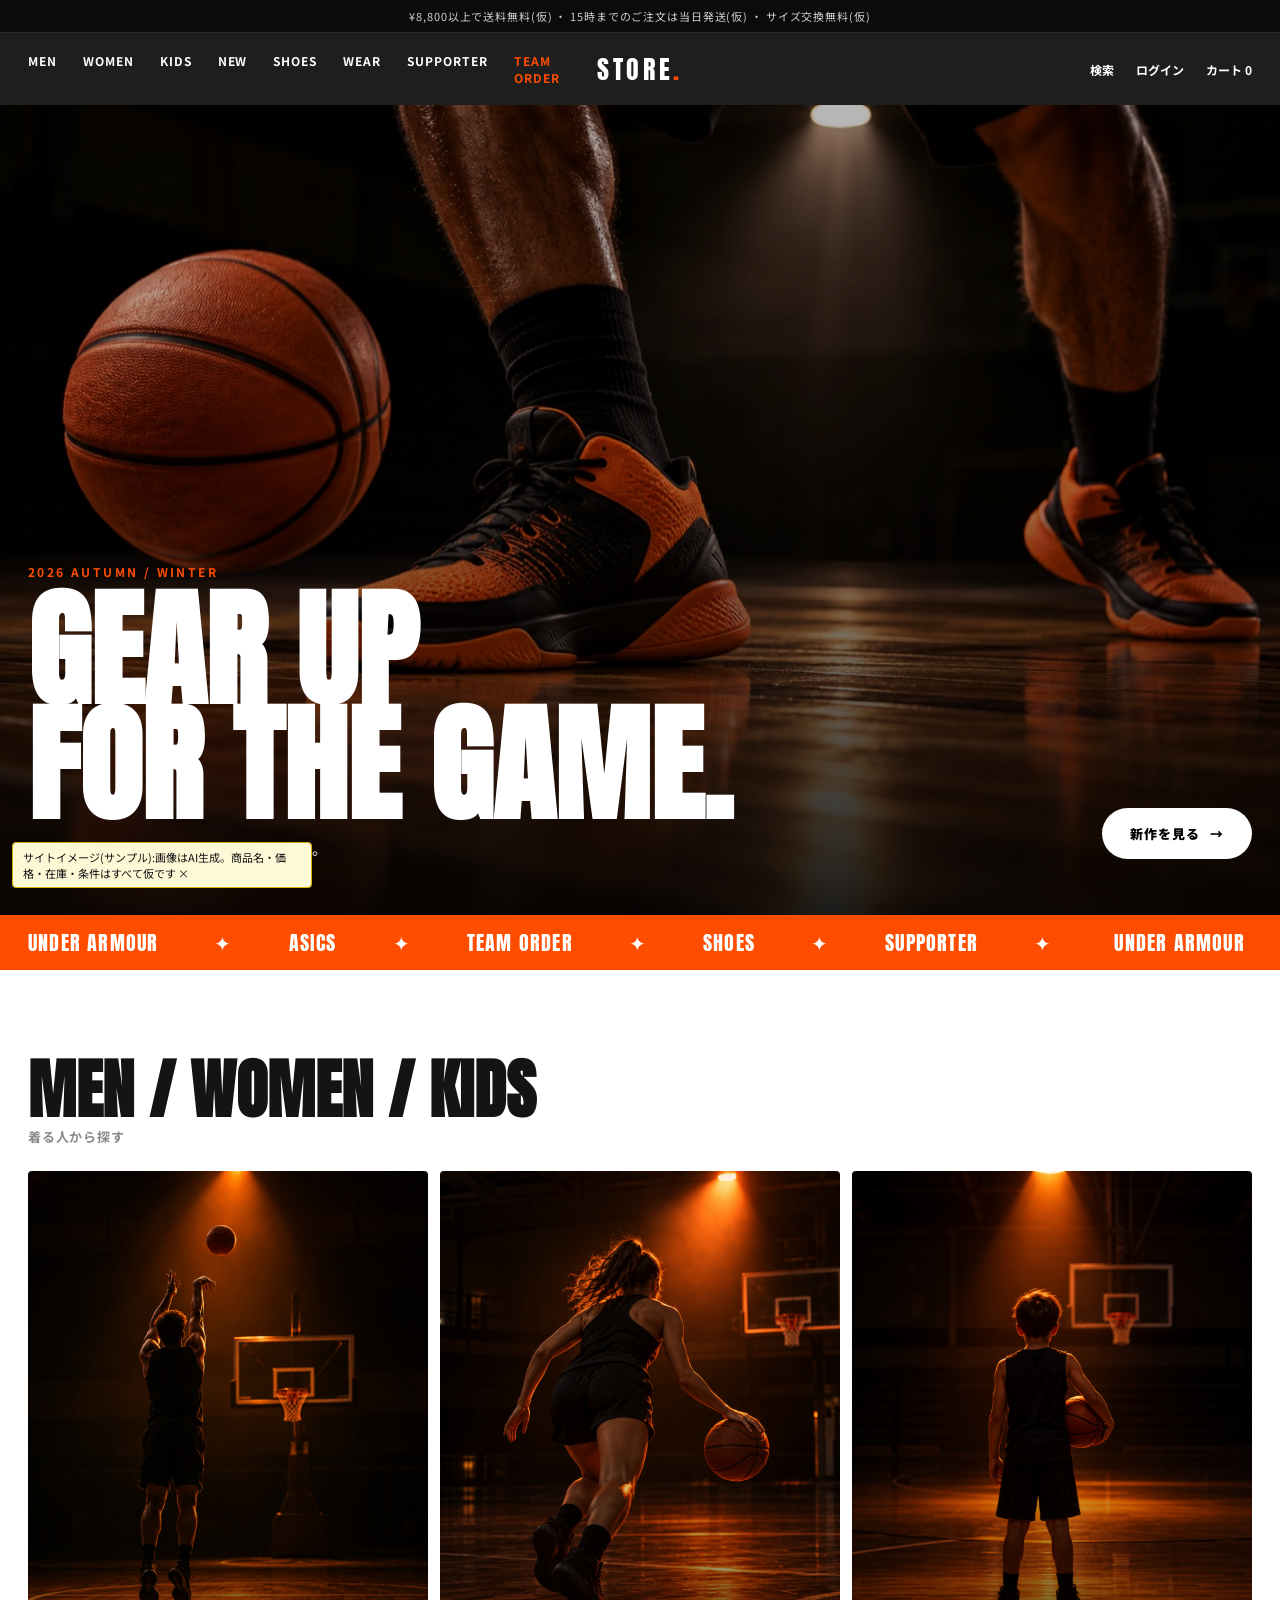
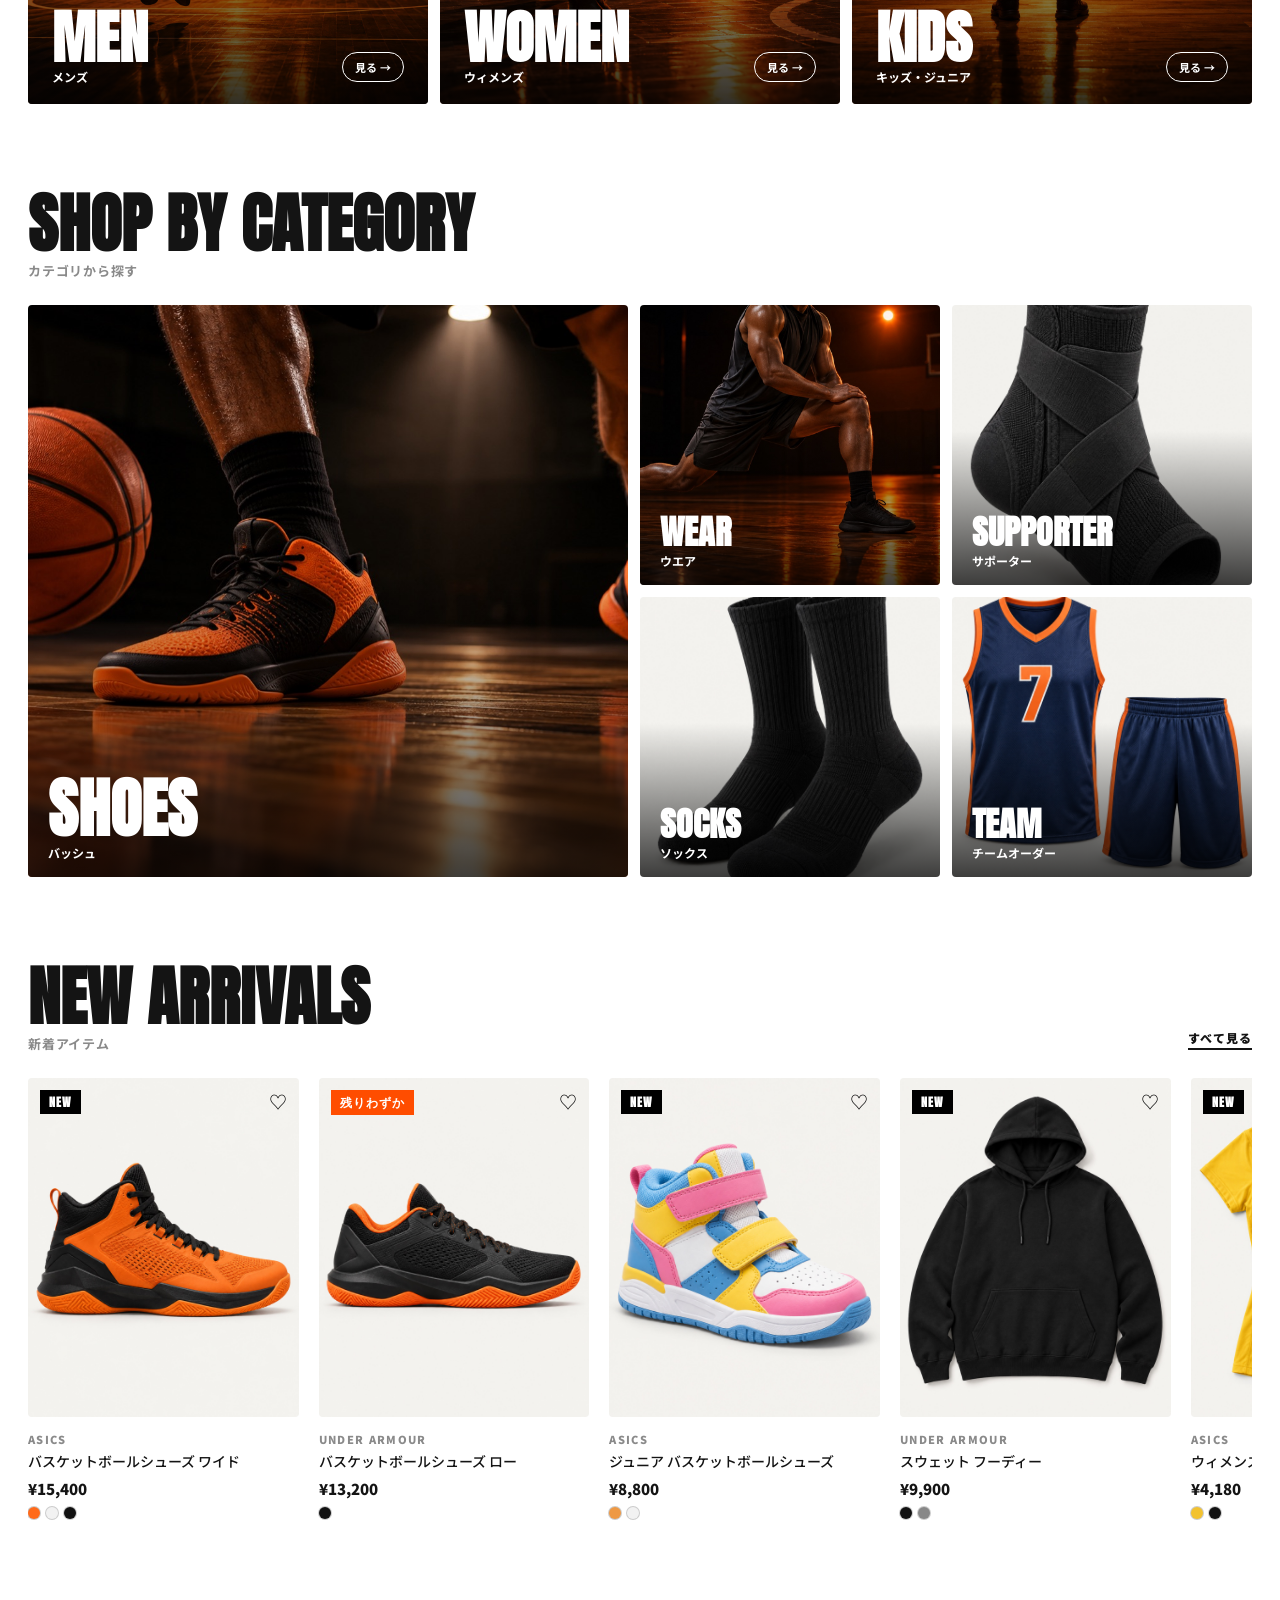
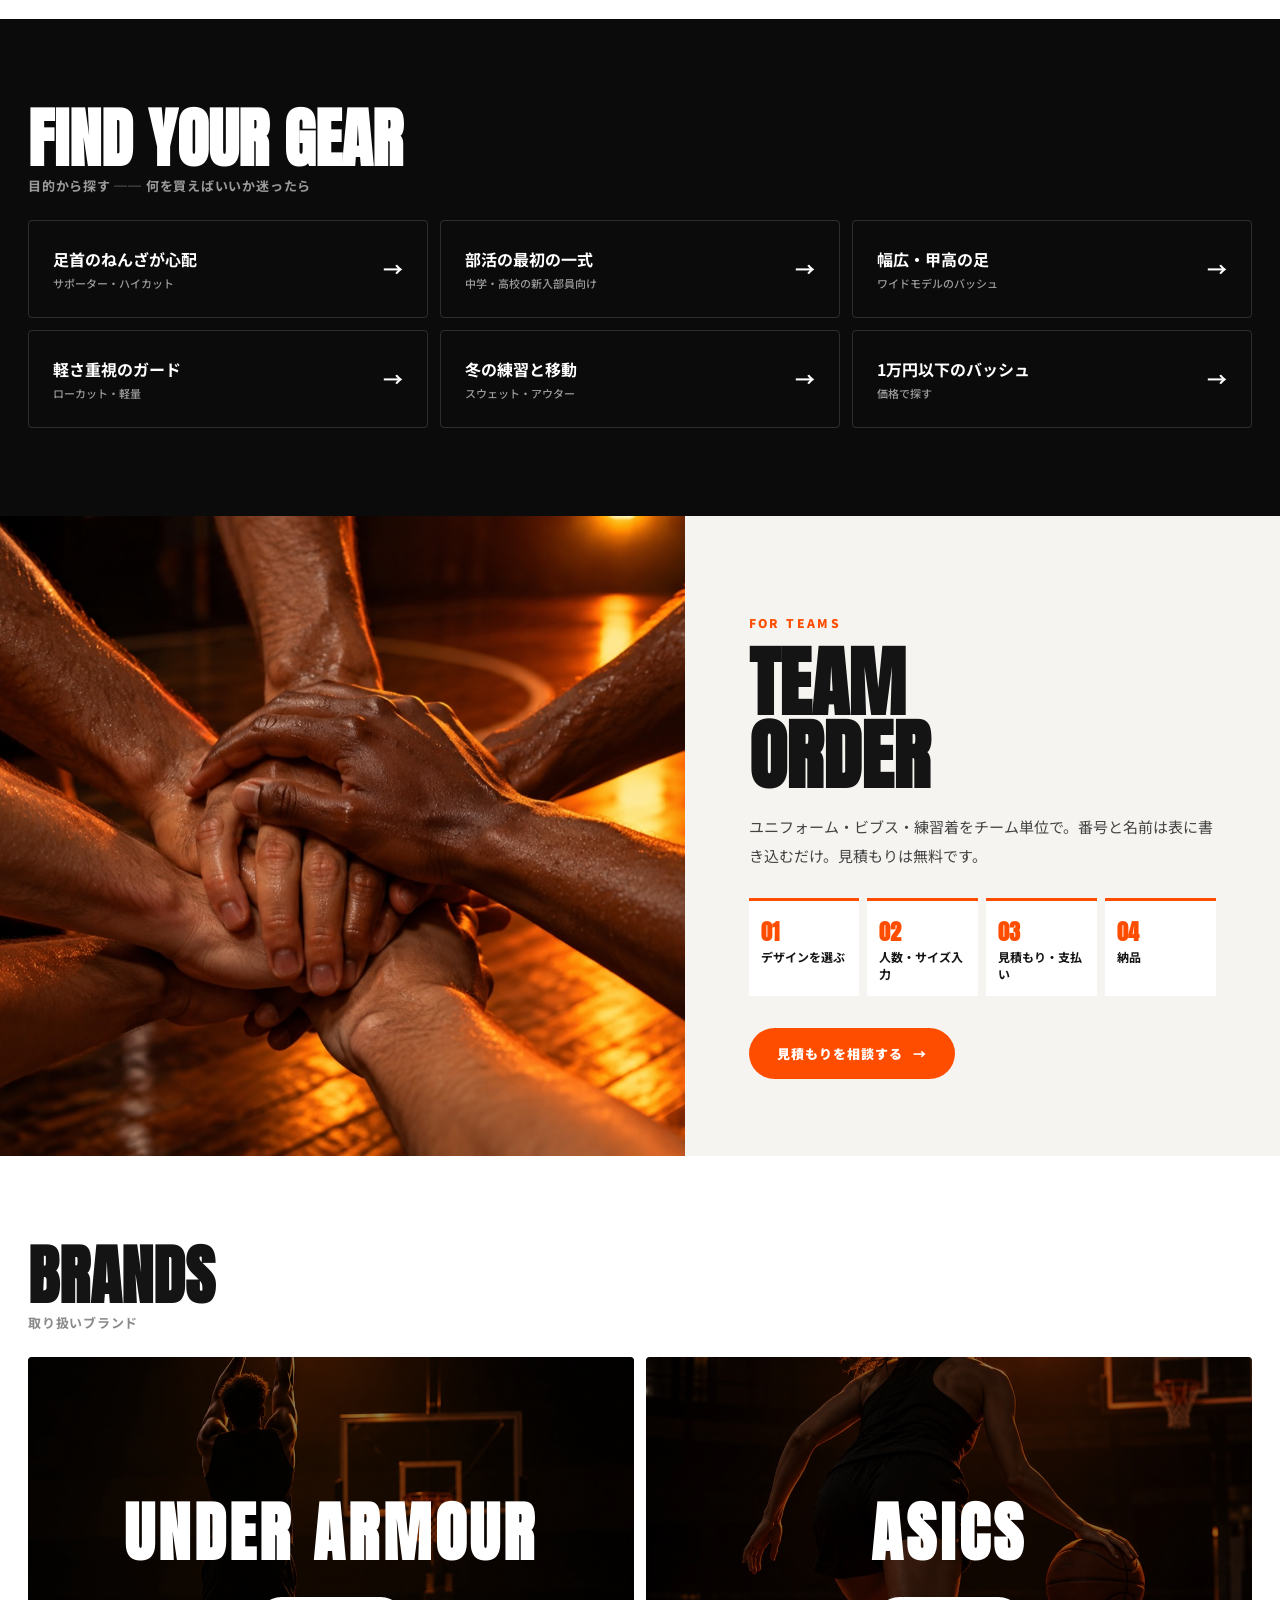
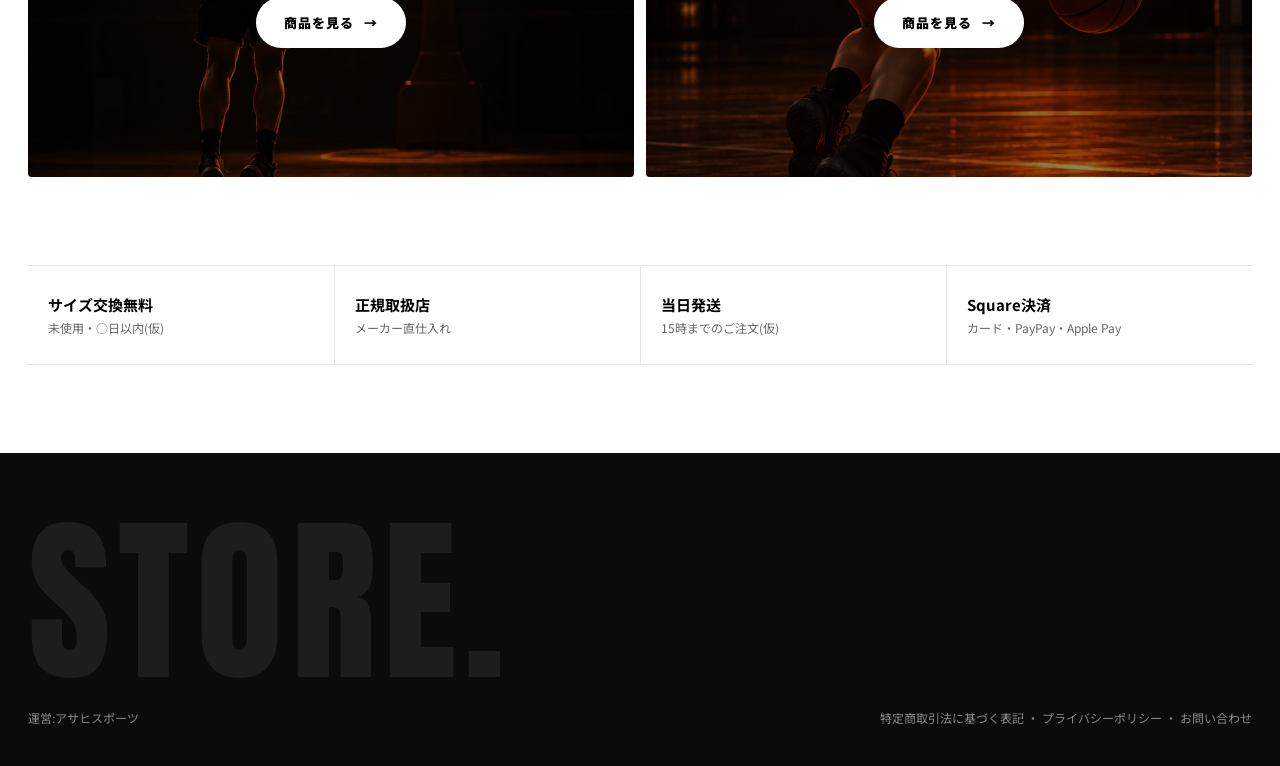
<file: index.html>
<!doctype html>
<html lang="ja">
<head>
<meta charset="utf-8">
<meta name="viewport" content="width=device-width,initial-scale=1">
<meta name="robots" content="noindex,nofollow">
<title>STORE. サイトイメージ</title>
<link rel="preconnect" href="https://fonts.googleapis.com">
<link href="https://fonts.googleapis.com/css2?family=Anton&family=Noto+Sans+JP:wght@400;500;700;900&display=swap" rel="stylesheet">
<link rel="stylesheet" href="common.css">
<style>
:root{--bk:#0b0b0b;--ink:#141414;--wh:#fff;--off:#f5f4f0;--sub:#8a8a8a;--ac:#ff4d00;--ln:rgba(255,255,255,.14)}
*{box-sizing:border-box;margin:0;padding:0}
body{font-family:"Noto Sans JP",sans-serif;color:var(--ink);background:var(--wh);-webkit-font-smoothing:antialiased}
a{color:inherit;text-decoration:none}
img{display:block;width:100%;height:100%;object-fit:cover}
.en{font-family:Anton,sans-serif;letter-spacing:.02em;text-transform:uppercase}

.ann{background:var(--bk);color:#cfcfcf;font-size:11px;letter-spacing:.08em;text-align:center;padding:8px 16px;border-bottom:1px solid var(--ln)}
header{position:sticky;top:0;z-index:20;background:rgba(11,11,11,.92);backdrop-filter:blur(10px);color:#fff}
.hd{max-width:1440px;margin:auto;display:grid;grid-template-columns:1fr auto 1fr;align-items:center;padding:16px 28px}
.hd nav{display:flex;gap:26px;font-size:12px;font-weight:700;letter-spacing:.08em}
.hd nav a:hover{color:var(--ac)}
.logo{font-family:Anton;font-size:26px;letter-spacing:.14em}
.logo i{color:var(--ac);font-style:normal}
.ic{display:flex;justify-content:flex-end;gap:22px;font-size:12px;font-weight:700}
.menu{display:none}

.hero{position:relative;height:calc(100vh - 90px);min-height:560px;background:#000;color:#fff;overflow:hidden}
.hero img{opacity:.72;object-position:center 30%}
.hero:after{content:"";position:absolute;inset:0;background:linear-gradient(180deg,rgba(0,0,0,0) 40%,rgba(0,0,0,.85))}
.hc{position:absolute;left:0;right:0;bottom:0;z-index:2;max-width:1440px;margin:auto;padding:0 28px 56px;display:flex;justify-content:space-between;align-items:flex-end;gap:24px}
.hc .kick{font-size:12px;font-weight:700;letter-spacing:.2em;color:var(--ac);margin-bottom:12px}
.hc h1{font-family:Anton;font-size:clamp(56px,10vw,150px);line-height:.9;text-transform:uppercase}
.hc p{font-size:15px;font-weight:500;margin-top:16px;color:#ddd}
.cta{display:inline-flex;align-items:center;gap:10px;background:#fff;color:#000;font-weight:900;font-size:13px;letter-spacing:.08em;padding:16px 28px;border-radius:999px;white-space:nowrap}
.cta:after{content:"→"}
.cta.ac{background:var(--ac);color:#fff}

.ticker{background:var(--ac);color:#fff;overflow:hidden;white-space:nowrap;padding:12px 0}
.ticker div{display:inline-block;animation:tk 28s linear infinite;font-family:Anton;font-size:20px;letter-spacing:.06em}
.ticker span{margin:0 28px}
@keyframes tk{to{transform:translateX(-50%)}}

.sec{max-width:1440px;margin:auto;padding:88px 28px}
.sh{display:flex;justify-content:space-between;align-items:flex-end;margin-bottom:28px;gap:16px}
.sh h2{font-family:Anton;font-size:clamp(36px,5vw,64px);line-height:1;text-transform:uppercase}
.sh h2 small{display:block;font-family:"Noto Sans JP";font-size:13px;font-weight:700;color:var(--sub);letter-spacing:.06em;margin-top:8px;text-transform:none}
.more{font-size:12px;font-weight:900;letter-spacing:.08em;border-bottom:2px solid currentColor;padding-bottom:2px}

.gen{display:grid;grid-template-columns:repeat(3,1fr);gap:12px}
.gn{position:relative;aspect-ratio:3/4;border-radius:4px;overflow:hidden;color:#fff;background:#222}
.gn img{transition:transform .6s}
.gn:hover img{transform:scale(1.05)}
.gn:after{content:"";position:absolute;inset:0;background:linear-gradient(180deg,transparent 50%,rgba(0,0,0,.8))}
.gn div{position:absolute;left:24px;right:24px;bottom:22px;z-index:2;display:flex;justify-content:space-between;align-items:flex-end}
.gn b{font-family:Anton;font-size:clamp(40px,4.5vw,64px);line-height:.9;text-transform:uppercase}
.gn b small{display:block;font-family:"Noto Sans JP";font-size:12px;font-weight:700;margin-top:8px}
.gn span{font-size:11px;font-weight:700;border:1px solid #fff;border-radius:999px;padding:6px 12px;white-space:nowrap}
.cats{display:grid;grid-template-columns:2fr 1fr 1fr;grid-template-rows:280px 280px;gap:12px}
.cat{position:relative;overflow:hidden;border-radius:4px;background:#222;color:#fff}
.cat img{transition:transform .6s}
.cat:hover img{transform:scale(1.05)}
.cat:after{content:"";position:absolute;inset:0;background:linear-gradient(180deg,transparent 45%,rgba(0,0,0,.75))}
.cat b{position:absolute;left:20px;bottom:18px;z-index:2;font-family:Anton;font-size:34px;line-height:1;text-transform:uppercase}
.cat b small{display:block;font-family:"Noto Sans JP";font-size:12px;font-weight:700;margin-top:6px}
.cat.big{grid-row:1/3}
.cat.big b{font-size:64px}

.rail{display:grid;grid-auto-flow:column;grid-auto-columns:calc((100% - 60px)/4.3);gap:20px;overflow-x:auto;scroll-snap-type:x mandatory;padding-bottom:12px;scrollbar-width:none}
.p{scroll-snap-align:start}
.pi{position:relative;aspect-ratio:4/5;background:var(--off);border-radius:4px;overflow:hidden}
.pi img{transition:transform .5s}
.p:hover .pi img{transform:scale(1.04)}
.badge{position:absolute;top:12px;left:12px;background:#000;color:#fff;font-family:Anton;font-size:12px;letter-spacing:.08em;padding:3px 9px}
.badge.hot{background:var(--ac)}
.fav{position:absolute;top:10px;right:12px;font-size:18px;color:#000}
.pb{font-size:11px;font-weight:900;letter-spacing:.12em;color:var(--sub);margin-top:14px}
.pn{font-size:14px;font-weight:500;margin-top:4px;line-height:1.5}
.pp{font-size:15px;font-weight:900;margin-top:6px}
.sw{display:flex;gap:6px;margin-top:8px}
.sw i{width:12px;height:12px;border-radius:50%;box-shadow:0 0 0 1px #ccc}

.need{background:var(--bk);color:#fff}
.need .sh h2 small{color:#9a9a9a}
.chips{display:grid;grid-template-columns:repeat(3,1fr);gap:12px}
.chip{border:1px solid var(--ln);border-radius:4px;padding:26px 24px;display:flex;justify-content:space-between;align-items:center;font-weight:700;font-size:16px;transition:.2s}
.chip:hover{background:var(--ac);border-color:var(--ac)}
.chip span{font-size:11px;color:#9a9a9a;font-weight:500;display:block;margin-top:4px}
.chip:hover span{color:#fff}
.chip:after{content:"→";font-size:20px}

.team{display:grid;grid-template-columns:1.15fr 1fr;min-height:640px;background:var(--off)}
.team .ph{position:relative}
.team .tx{padding:72px 64px;display:flex;flex-direction:column;justify-content:center}
.team h2{font-family:Anton;font-size:clamp(44px,6vw,88px);line-height:.95;text-transform:uppercase}
.team p{font-size:15px;line-height:1.9;margin:20px 0 28px;color:#444}
.flow{display:grid;grid-template-columns:repeat(4,1fr);gap:8px;margin-bottom:32px}
.flow div{background:#fff;padding:14px 12px;font-size:12px;font-weight:700;border-top:3px solid var(--ac)}
.flow b{display:block;font-family:Anton;font-size:22px;color:var(--ac)}

.brands{display:grid;grid-template-columns:1fr 1fr;gap:12px}
.br{position:relative;height:420px;border-radius:4px;overflow:hidden;color:#fff}
.br:after{content:"";position:absolute;inset:0;background:rgba(0,0,0,.45)}
.br div{position:absolute;inset:0;z-index:2;display:flex;flex-direction:column;justify-content:center;align-items:center;gap:16px}
.br b{font-family:Anton;font-size:clamp(36px,5vw,64px);letter-spacing:.06em}

.trust{display:grid;grid-template-columns:repeat(4,1fr);border-top:1px solid #e6e6e6;border-bottom:1px solid #e6e6e6}
.trust div{padding:28px 20px;font-size:12px;color:#666;border-left:1px solid #e6e6e6}
.trust div:first-child{border-left:0}
.trust b{display:block;font-size:15px;color:#000;margin-bottom:4px}

footer{background:var(--bk);color:#888;padding:72px 28px 40px}
.fl{font-family:Anton;font-size:clamp(64px,14vw,200px);color:#1d1d1d;line-height:.85;letter-spacing:.04em}
.fi{display:flex;justify-content:space-between;flex-wrap:wrap;gap:16px;font-size:12px;margin-top:32px}
.note{position:fixed;left:12px;bottom:12px;z-index:50;background:#fff8d6;border:1px solid #d4b200;font-size:11px;padding:6px 10px;border-radius:4px;max-width:300px}

@media(max-width:900px){
 .hd{grid-template-columns:auto 1fr auto;padding:14px 16px}
 .hd nav{display:none}.menu{display:block;font-size:20px}
 .logo{font-size:22px;text-align:center}
 .ic span.t{display:none}
 .hero{height:78vh;min-height:520px}
 .hc{flex-direction:column;align-items:flex-start;padding:0 16px 32px}
 .sec{padding:56px 16px}
 .gen{grid-template-columns:1fr 1fr}.gn{aspect-ratio:4/5}.gn:first-child{grid-column:1/3;aspect-ratio:16/10}.gn span{display:none}
 .cats{grid-template-columns:1fr 1fr;grid-template-rows:auto}
 .cat{height:200px}.cat.big{grid-column:1/3;grid-row:auto;height:300px}.cat.big b{font-size:44px}.cat b{font-size:24px}
 .rail{grid-auto-columns:62%;gap:12px}
 .chips{grid-template-columns:1fr}
 .team{grid-template-columns:1fr}.team .ph{height:320px}.team .tx{padding:40px 16px}
 .flow{grid-template-columns:1fr 1fr}
 .brands{grid-template-columns:1fr}.br{height:240px}
 .trust{grid-template-columns:1fr 1fr}.trust div:nth-child(3){border-left:0}
 footer{padding:48px 16px 32px}
}
</style>
</head>
<body>
<div id="hd"></div>

<section class="hero">
 <img src="img/hero.jpg" alt="" id="heroimg">
 <video id="herov" poster="img/hero.jpg" muted loop playsinline preload="auto" style="position:absolute;inset:0;width:100%;height:100%;object-fit:cover;opacity:0;transition:opacity 1s"><source src="video/hero.mp4" type="video/mp4"></video>
 <div class="hc">
  <div>
   <p class="kick">2026 AUTUMN / WINTER</p>
   <h1>Gear Up<br>For The Game.</h1>
   <p>バッシュから、チームのユニフォームまで。</p>
  </div>
  <a class="cta" href="list.html?new=1">新作を見る</a>
 </div>
</section>

<div class="ticker"><div>
 <span>UNDER ARMOUR</span><span>✦</span><span>ASICS</span><span>✦</span><span>TEAM ORDER</span><span>✦</span><span>SHOES</span><span>✦</span><span>SUPPORTER</span><span>✦</span>
 <span>UNDER ARMOUR</span><span>✦</span><span>ASICS</span><span>✦</span><span>TEAM ORDER</span><span>✦</span><span>SHOES</span><span>✦</span><span>SUPPORTER</span><span>✦</span>
</div></div>

<section class="sec" id="gender">
 <div class="sh"><h2>Men / Women / Kids<small>着る人から探す</small></h2></div>
 <div class="gen">
  <a class="gn rv" href="list.html?g=men"><img src="img/men.jpg" alt=""><div><b>Men<small>メンズ</small></b><span>見る →</span></div></a>
  <a class="gn rv" href="list.html?g=women"><img src="img/women.jpg" alt=""><div><b>Women<small>ウィメンズ</small></b><span>見る →</span></div></a>
  <a class="gn rv" href="list.html?g=kids"><img src="img/kids.jpg" alt=""><div><b>Kids<small>キッズ・ジュニア</small></b><span>見る →</span></div></a>
 </div>
</section>

<section class="sec" style="padding-top:0">
 <div class="sh"><h2>Shop By Category<small>カテゴリから探す</small></h2></div>
 <div class="cats">
  <a class="cat big rv" href="list.html?c=shoes"><img src="img/hero.jpg" alt=""><b>Shoes<small>バッシュ</small></b></a>
  <a class="cat rv" href="list.html?c=wear"><img src="img/wear_life.jpg" alt=""><b>Wear<small>ウエア</small></b></a>
  <a class="cat rv" href="list.html?c=supporter"><img src="img/sp1.jpg" alt=""><b>Supporter<small>サポーター</small></b></a>
  <a class="cat rv" href="list.html?c=socks"><img src="img/k1.jpg" alt=""><b>Socks<small>ソックス</small></b></a>
  <a class="cat rv" href="list.html?c=team"><img src="img/t1.jpg" alt=""><b>Team<small>チームオーダー</small></b></a>
 </div>
</section>

<section class="sec" style="padding-top:0">
 <div class="sh"><h2>New Arrivals<small>新着アイテム</small></h2><a class="more" href="list.html?new=1">すべて見る</a></div>
 <div class="rail" id="newr"></div>
</section>

<section class="need">
 <div class="sec">
  <div class="sh"><h2>Find Your Gear<small>目的から探す ── 何を買えばいいか迷ったら</small></h2></div>
  <div class="chips">
   <a class="chip rv" href="list.html?c=supporter"><div>足首のねんざが心配<span>サポーター・ハイカット</span></div></a>
   <a class="chip rv" href="list.html?g=kids"><div>部活の最初の一式<span>中学・高校の新入部員向け</span></div></a>
   <a class="chip rv" href="list.html?c=shoes"><div>幅広・甲高の足<span>ワイドモデルのバッシュ</span></div></a>
   <a class="chip rv" href="list.html?c=shoes"><div>軽さ重視のガード<span>ローカット・軽量</span></div></a>
   <a class="chip rv" href="list.html?c=wear"><div>冬の練習と移動<span>スウェット・アウター</span></div></a>
   <a class="chip rv" href="list.html?c=shoes&amp;sort=low"><div>1万円以下のバッシュ<span>価格で探す</span></div></a>
  </div>
 </div>
</section>

<section class="team">
 <div class="ph"><img src="img/team.jpg" alt=""></div>
 <div class="tx">
  <p class="kick" style="color:var(--ac);font-size:12px;font-weight:900;letter-spacing:.2em;margin-bottom:12px">FOR TEAMS</p>
  <h2>Team<br>Order</h2>
  <p>ユニフォーム・ビブス・練習着をチーム単位で。番号と名前は表に書き込むだけ。見積もりは無料です。</p>
  <div class="flow">
   <div><b>01</b>デザインを選ぶ</div>
   <div><b>02</b>人数・サイズ入力</div>
   <div><b>03</b>見積もり・支払い</div>
   <div><b>04</b>納品</div>
  </div>
  <div><a class="cta ac" href="product.html?id=t1">見積もりを相談する</a></div>
 </div>
</section>

<section class="sec">
 <div class="sh"><h2>Brands<small>取り扱いブランド</small></h2></div>
 <div class="brands">
  <a class="br rv" href="list.html?b=UNDER%20ARMOUR"><img src="img/men.jpg" alt=""><div><b>UNDER ARMOUR</b><span class="cta">商品を見る</span></div></a>
  <a class="br rv" href="list.html?b=ASICS"><img src="img/women.jpg" alt=""><div><b>ASICS</b><span class="cta">商品を見る</span></div></a>
 </div>
</section>

<div class="sec" style="padding-top:0">
 <div class="trust rv">
  <div><b>サイズ交換無料</b>未使用・○日以内(仮)</div>
  <div><b>正規取扱店</b>メーカー直仕入れ</div>
  <div><b>当日発送</b>15時までのご注文(仮)</div>
  <div><b>Square決済</b>カード・PayPay・Apple Pay</div>
 </div>
</div>

<div id="ft"></div>
<script src="site.js"></script>
<script>
chrome();
var nw = P.filter(function (x) { return x.t === 'NEW' || x.t === '残りわずか'; }).concat(P.filter(function (x) { return x.cat === 'shoes' && !x.t; }));
document.getElementById('newr').innerHTML = nw.slice(0, 8).map(card).join('');
reveal();
var v = document.getElementById('herov');
v.addEventListener('canplay', function () { v.style.opacity = 1; v.play(); });
v.load();
</script>
</body>
</html>
</file>
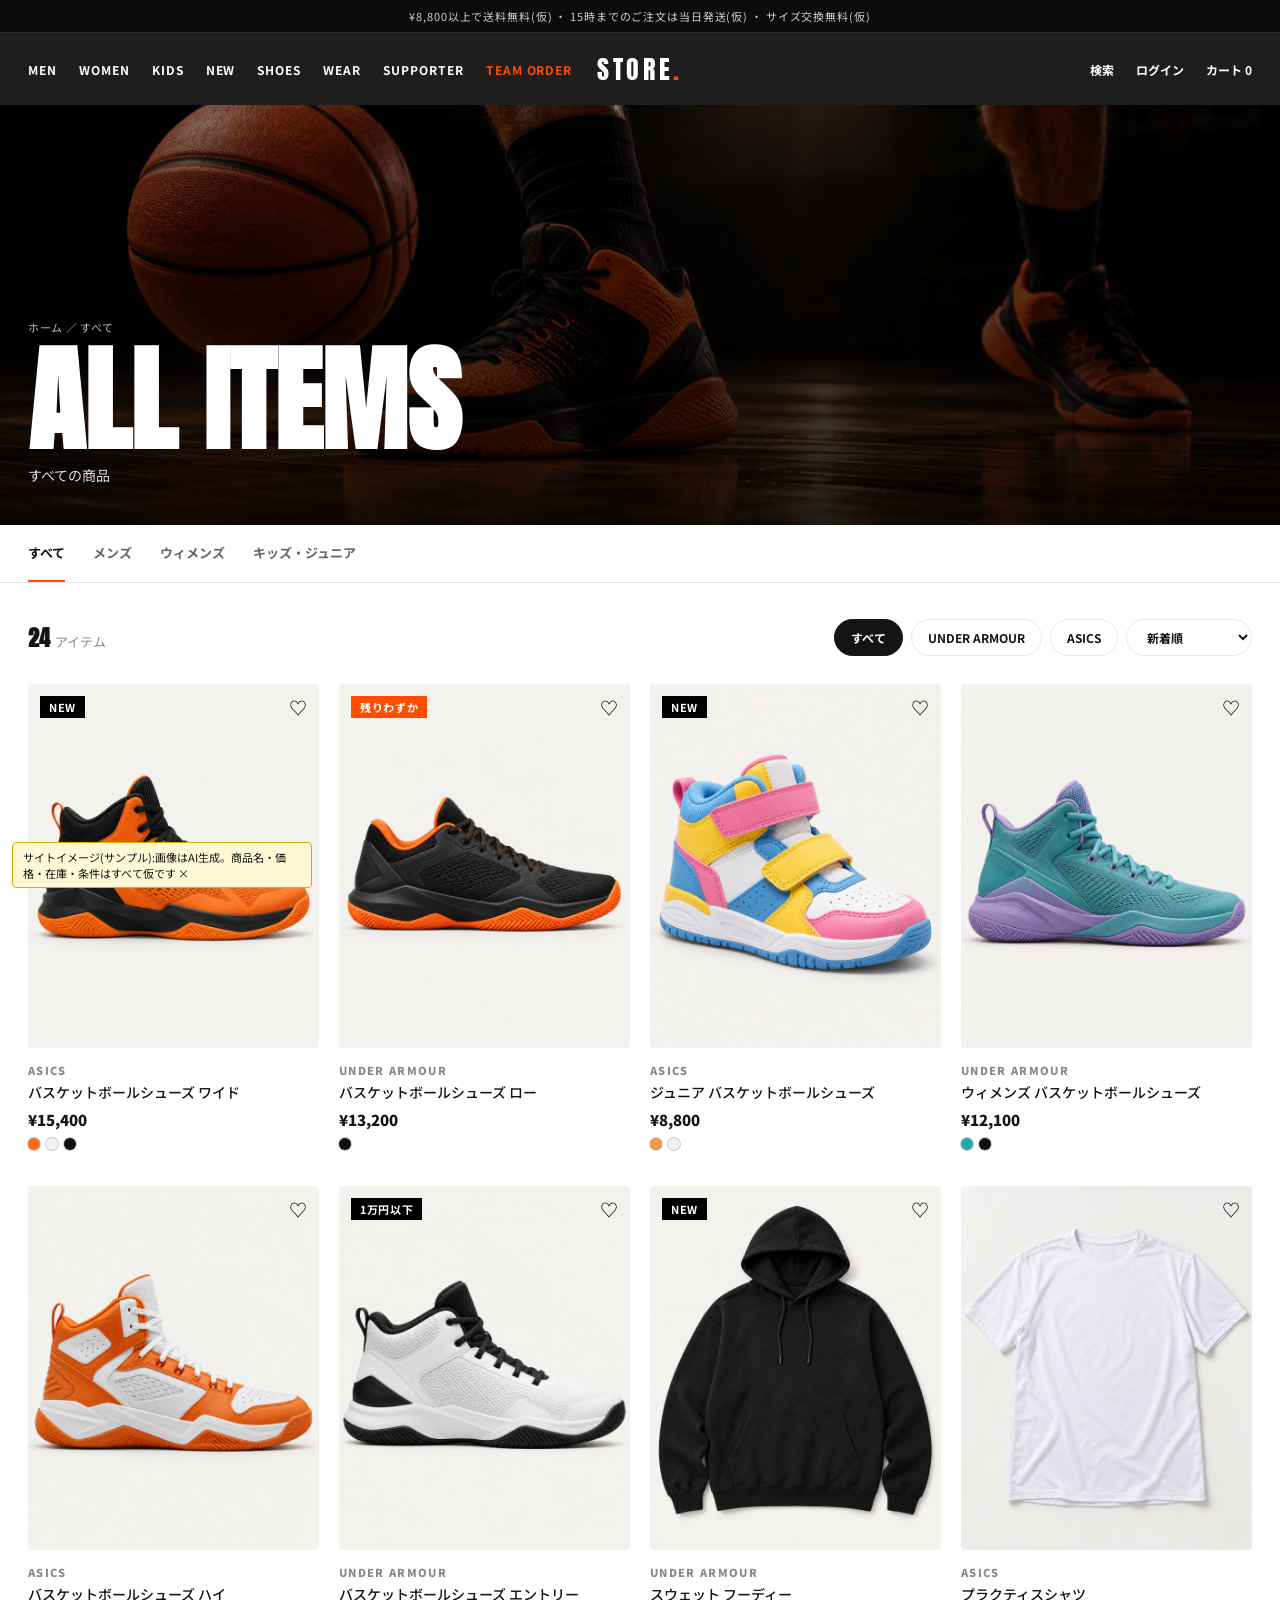
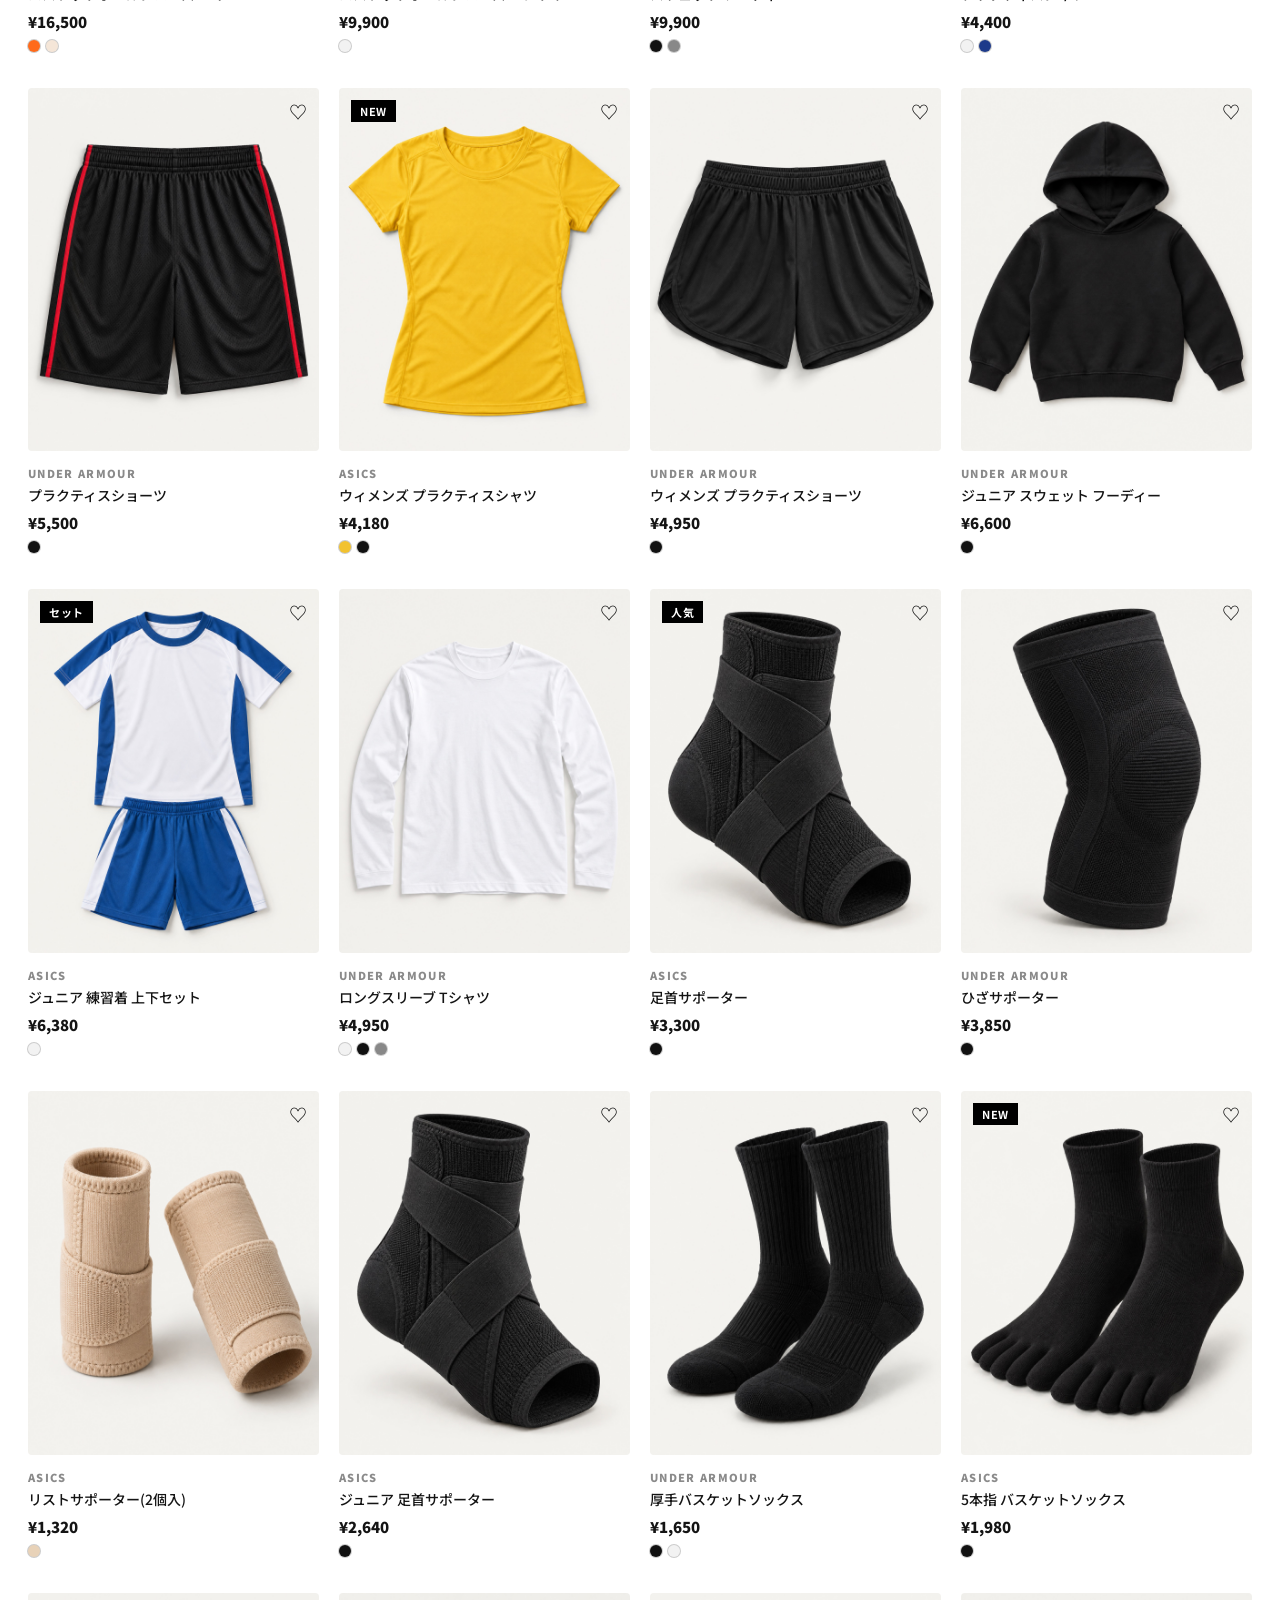
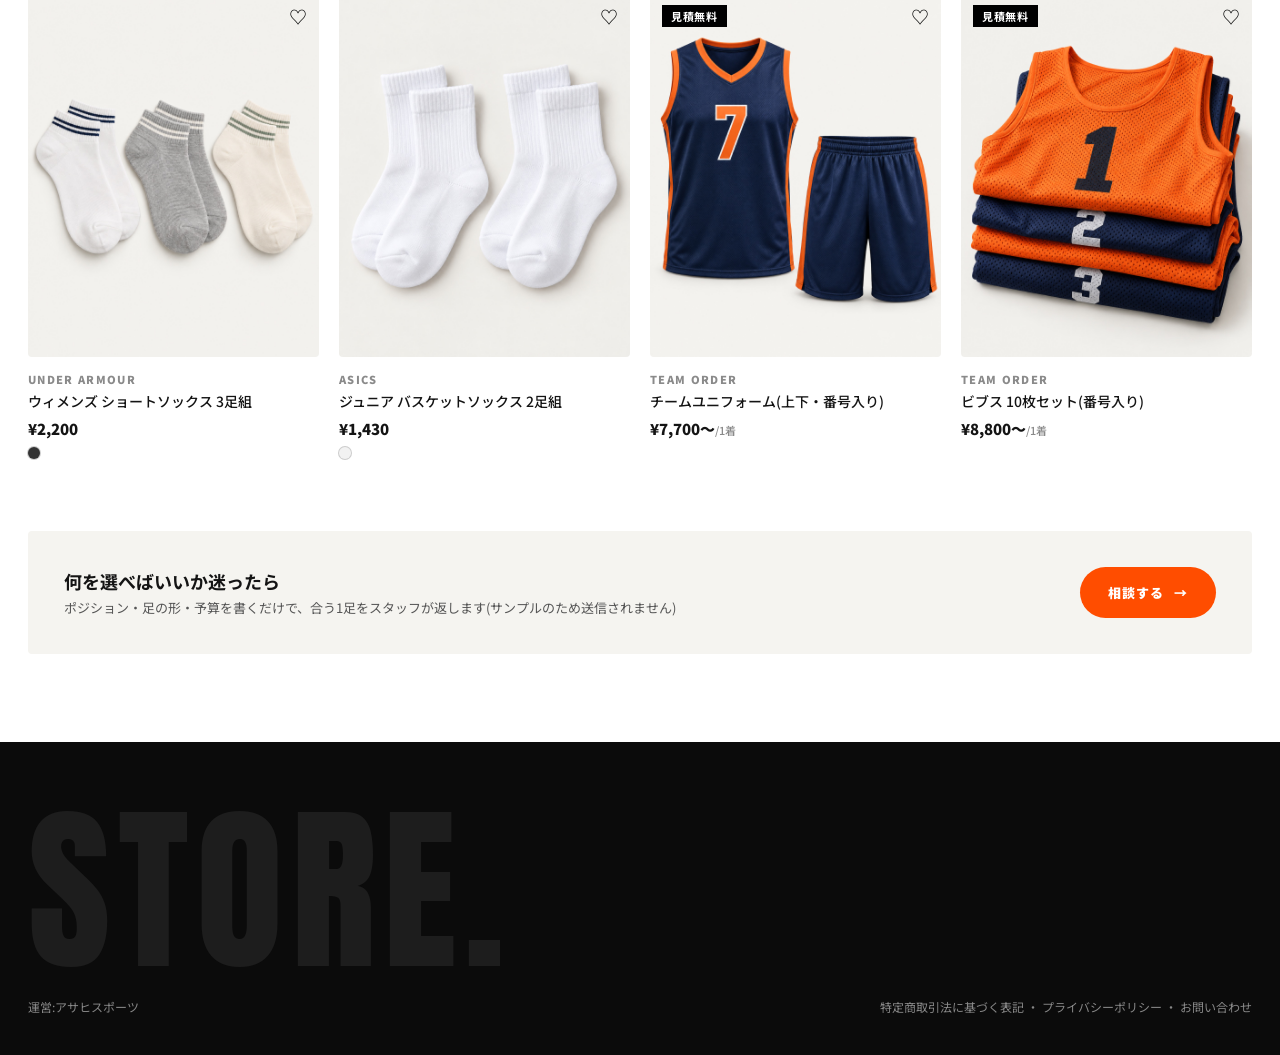
<file: list.html>
<!doctype html>
<html lang="ja">
<head>
<meta charset="utf-8">
<meta name="viewport" content="width=device-width,initial-scale=1">
<meta name="robots" content="noindex,nofollow">
<title>STORE. 商品一覧</title>
<link rel="preconnect" href="https://fonts.googleapis.com">
<link href="https://fonts.googleapis.com/css2?family=Anton&family=Noto+Sans+JP:wght@400;500;700;900&display=swap" rel="stylesheet">
<link rel="stylesheet" href="common.css">
<style>
.lh{position:relative;height:420px;background:#000;color:#fff;overflow:hidden}
.lh img{opacity:.6}
.lh:after{content:"";position:absolute;inset:0;background:linear-gradient(180deg,rgba(0,0,0,.1),rgba(0,0,0,.8))}
.lh div{position:absolute;left:0;right:0;bottom:0;z-index:2;max-width:1440px;margin:auto;padding:0 28px 40px}
.lh .bc{font-size:11px;letter-spacing:.06em;color:#bbb;margin-bottom:14px}
.lh h1{font-family:Anton;font-size:clamp(56px,9vw,120px);line-height:.9;text-transform:uppercase}
.lh p{font-size:14px;color:#ddd;margin-top:12px}
.tabs{border-bottom:1px solid var(--ln);background:#fff;position:sticky;top:62px;z-index:10}
.tabs div{max-width:1440px;margin:auto;padding:0 28px;display:flex;gap:28px;overflow-x:auto;scrollbar-width:none}
.tabs a{padding:18px 0;font-size:13px;font-weight:700;white-space:nowrap;border-bottom:2px solid transparent;color:#666}
.tabs a.on{color:var(--ink);border-color:var(--ac)}
.bar{display:flex;justify-content:space-between;align-items:center;gap:12px;flex-wrap:wrap;margin-bottom:28px}
.cnt{font-size:13px;color:var(--sub)}
.cnt b{font-family:Anton;font-size:22px;color:var(--ink);margin-right:4px;letter-spacing:.02em}
.fl2{display:flex;gap:8px;flex-wrap:wrap}
.fl2 button,.fl2 select{border:1px solid var(--ln);background:#fff;border-radius:999px;padding:8px 16px;font-size:12px;font-weight:700;font-family:inherit;color:var(--ink)}
.fl2 button.on{background:var(--ink);color:#fff;border-color:var(--ink)}
.empty{grid-column:1/-1;padding:80px 0;text-align:center;color:var(--sub)}
.help{margin-top:72px;background:var(--off);border-radius:4px;padding:36px;display:flex;justify-content:space-between;align-items:center;gap:20px;flex-wrap:wrap}
.help b{display:block;font-size:18px;margin-bottom:4px}
.help p{font-size:13px;color:#555}
@media(max-width:900px){
 .lh{height:300px}.lh div{padding:0 16px 28px}
 .tabs{top:56px}.tabs div{padding:0 16px;gap:22px}
 .help{padding:24px}
}
</style>
</head>
<body>
<div id="hd"></div>
<section class="lh"><img id="lhimg" src="" alt=""><div><p class="bc" id="bc"></p><h1 id="ttl"></h1><p id="lead"></p></div></section>
<nav class="tabs"><div id="tabs"></div></nav>
<section class="sec" style="padding-top:36px">
 <div class="bar">
  <p class="cnt" id="cnt"></p>
  <div class="fl2">
   <button data-b="">すべて</button><button data-b="UNDER ARMOUR">UNDER ARMOUR</button><button data-b="ASICS">ASICS</button>
   <select id="sort"><option value="new">新着順</option><option value="low">価格の安い順</option><option value="high">価格の高い順</option></select>
  </div>
 </div>
 <div class="grid" id="grid"></div>
 <div class="help rv"><div><b>何を選べばいいか迷ったら</b><p>ポジション・足の形・予算を書くだけで、合う1足をスタッフが返します(サンプルのため送信されません)</p></div><a class="cta ac" href="#">相談する</a></div>
</section>
<div id="ft"></div>
<script src="site.js"></script>
<script>
chrome();
var q = new URLSearchParams(location.search);
var g = q.get('g'), c = q.get('c'), isNew = q.get('new'), brand = q.get('b') || '';
var sort = q.get('sort') || 'new'; document.getElementById('sort').value = sort;

var head = g ? GEN[g] : c ? CAT[c] : null;
document.getElementById('ttl').textContent = isNew ? 'New Arrivals' : head ? head.en : 'All Items';
document.getElementById('lead').textContent = isNew ? '新着アイテム' : head ? (head.ja + (head.lead ? ' ── ' + head.lead : '')) : 'すべての商品';
document.getElementById('lhimg').src = U(head ? head.img : 'hero.jpg', 1800);
document.getElementById('bc').textContent = 'ホーム ／ ' + (isNew ? '新着' : head ? head.ja : 'すべて');
document.title = 'STORE. ' + (isNew ? '新着' : head ? head.ja : '商品一覧');

/* 上のタブ: 性別ページならカテゴリで、カテゴリページなら性別で絞る */
var tabs = [['', 'すべて']];
if (g) Object.keys(CAT).forEach(function (k) { tabs.push([k, CAT[k].ja]); });
else Object.keys(GEN).forEach(function (k) { tabs.push([k, GEN[k].ja]); });
var sub = '';
document.getElementById('tabs').innerHTML = tabs.map(function (t, i) {
  return '<a href="#" data-k="' + t[0] + '"' + (i === 0 ? ' class="on"' : '') + '>' + t[1] + '</a>';
}).join('');
document.querySelectorAll('#tabs a').forEach(function (a) {
  a.onclick = function (e) {
    e.preventDefault(); sub = a.dataset.k;
    document.querySelectorAll('#tabs a').forEach(function (x) { x.classList.toggle('on', x === a); });
    draw();
  };
});
document.querySelectorAll('.fl2 button').forEach(function (b) {
  b.classList.toggle('on', b.dataset.b === brand);
  b.onclick = function () {
    brand = b.dataset.b;
    document.querySelectorAll('.fl2 button').forEach(function (x) { x.classList.toggle('on', x === b); });
    draw();
  };
});
document.getElementById('sort').onchange = function () { sort = this.value; draw(); };

function draw() {
  var list = P.filter(function (x) {
    if (g && !inGender(x, g)) return false;
    if (c && x.cat !== c) return false;
    if (isNew && x.t !== 'NEW') return false;
    if (brand && x.b !== brand) return false;
    if (sub) { if (g) { if (x.cat !== sub) return false; } else if (!inGender(x, sub)) return false; }
    return true;
  });
  if (sort === 'low') list.sort(function (a, b) { return a.p - b.p; });
  if (sort === 'high') list.sort(function (a, b) { return b.p - a.p; });
  document.getElementById('cnt').innerHTML = '<b>' + list.length + '</b>アイテム';
  document.getElementById('grid').innerHTML = list.length ? list.map(card).join('') : '<p class="empty">条件に合う商品がありません</p>';
  reveal();
}
draw();
</script>
</body>
</html>
</file>
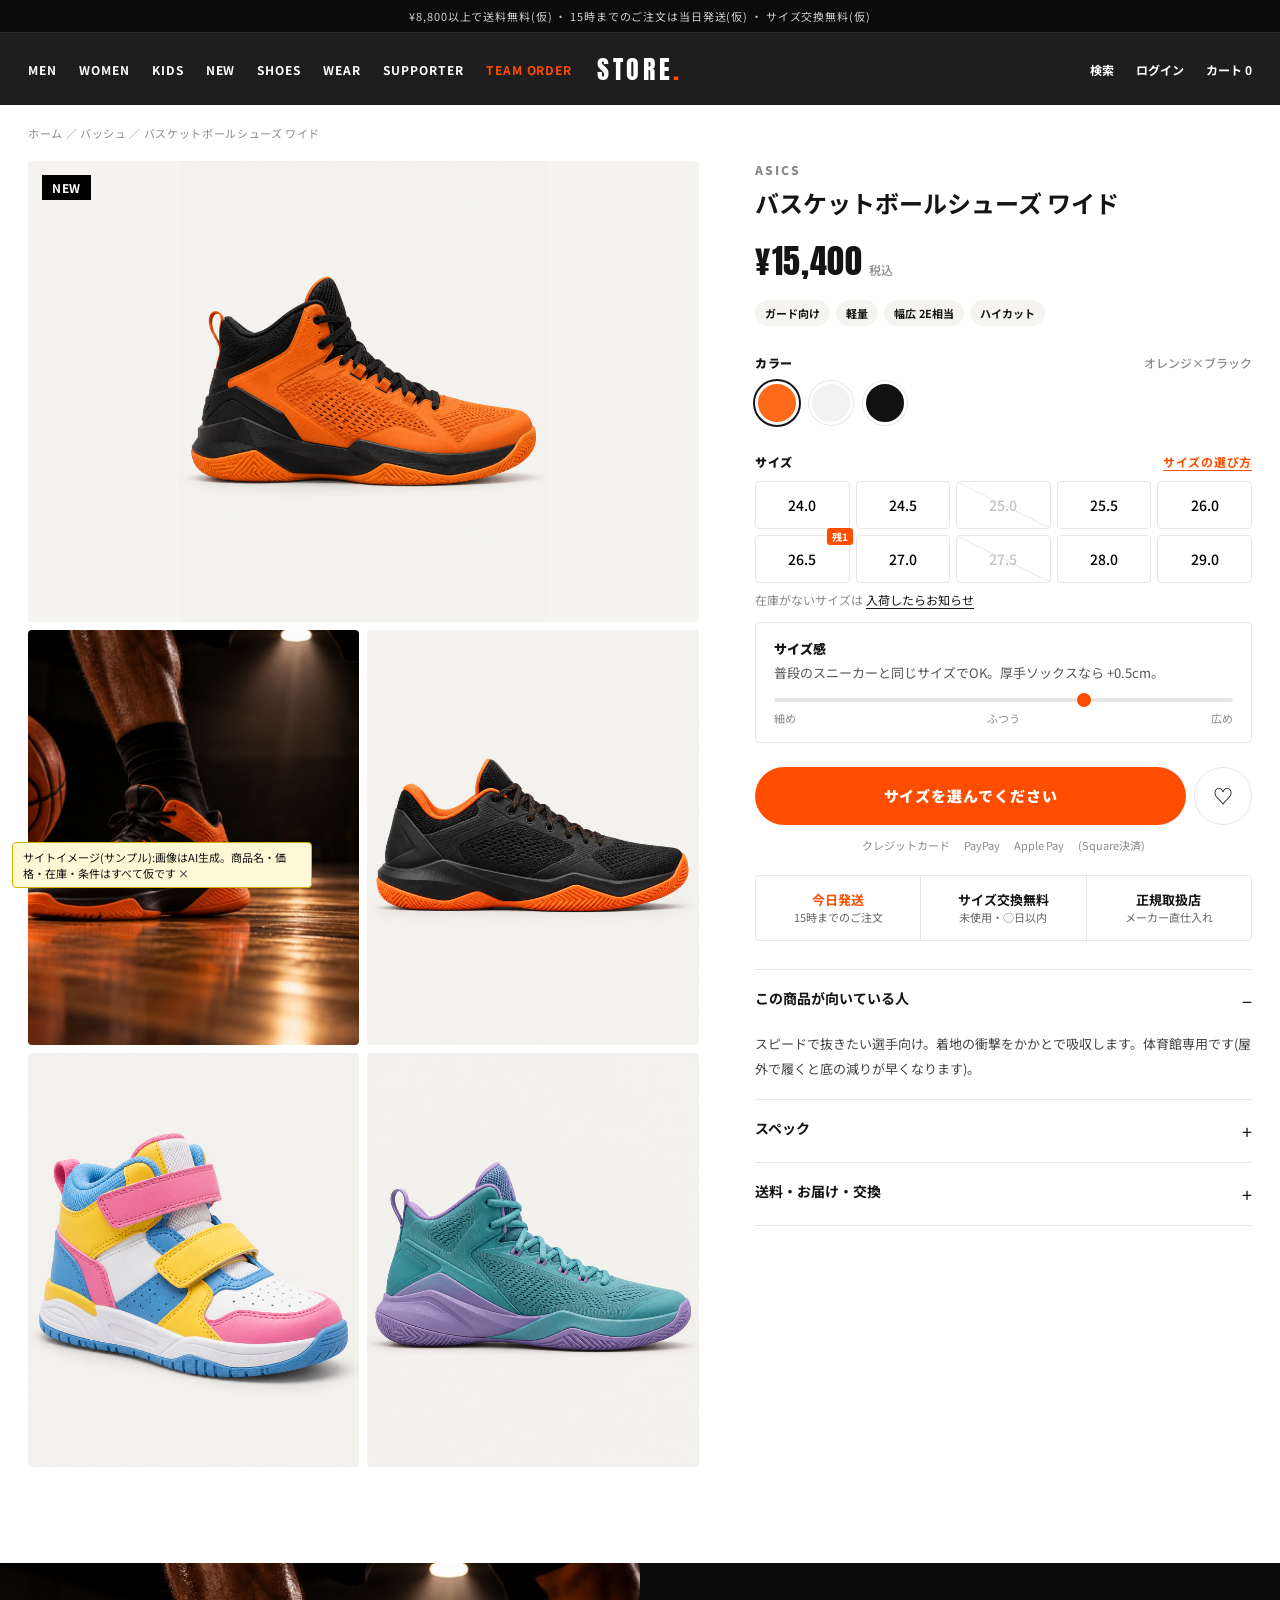
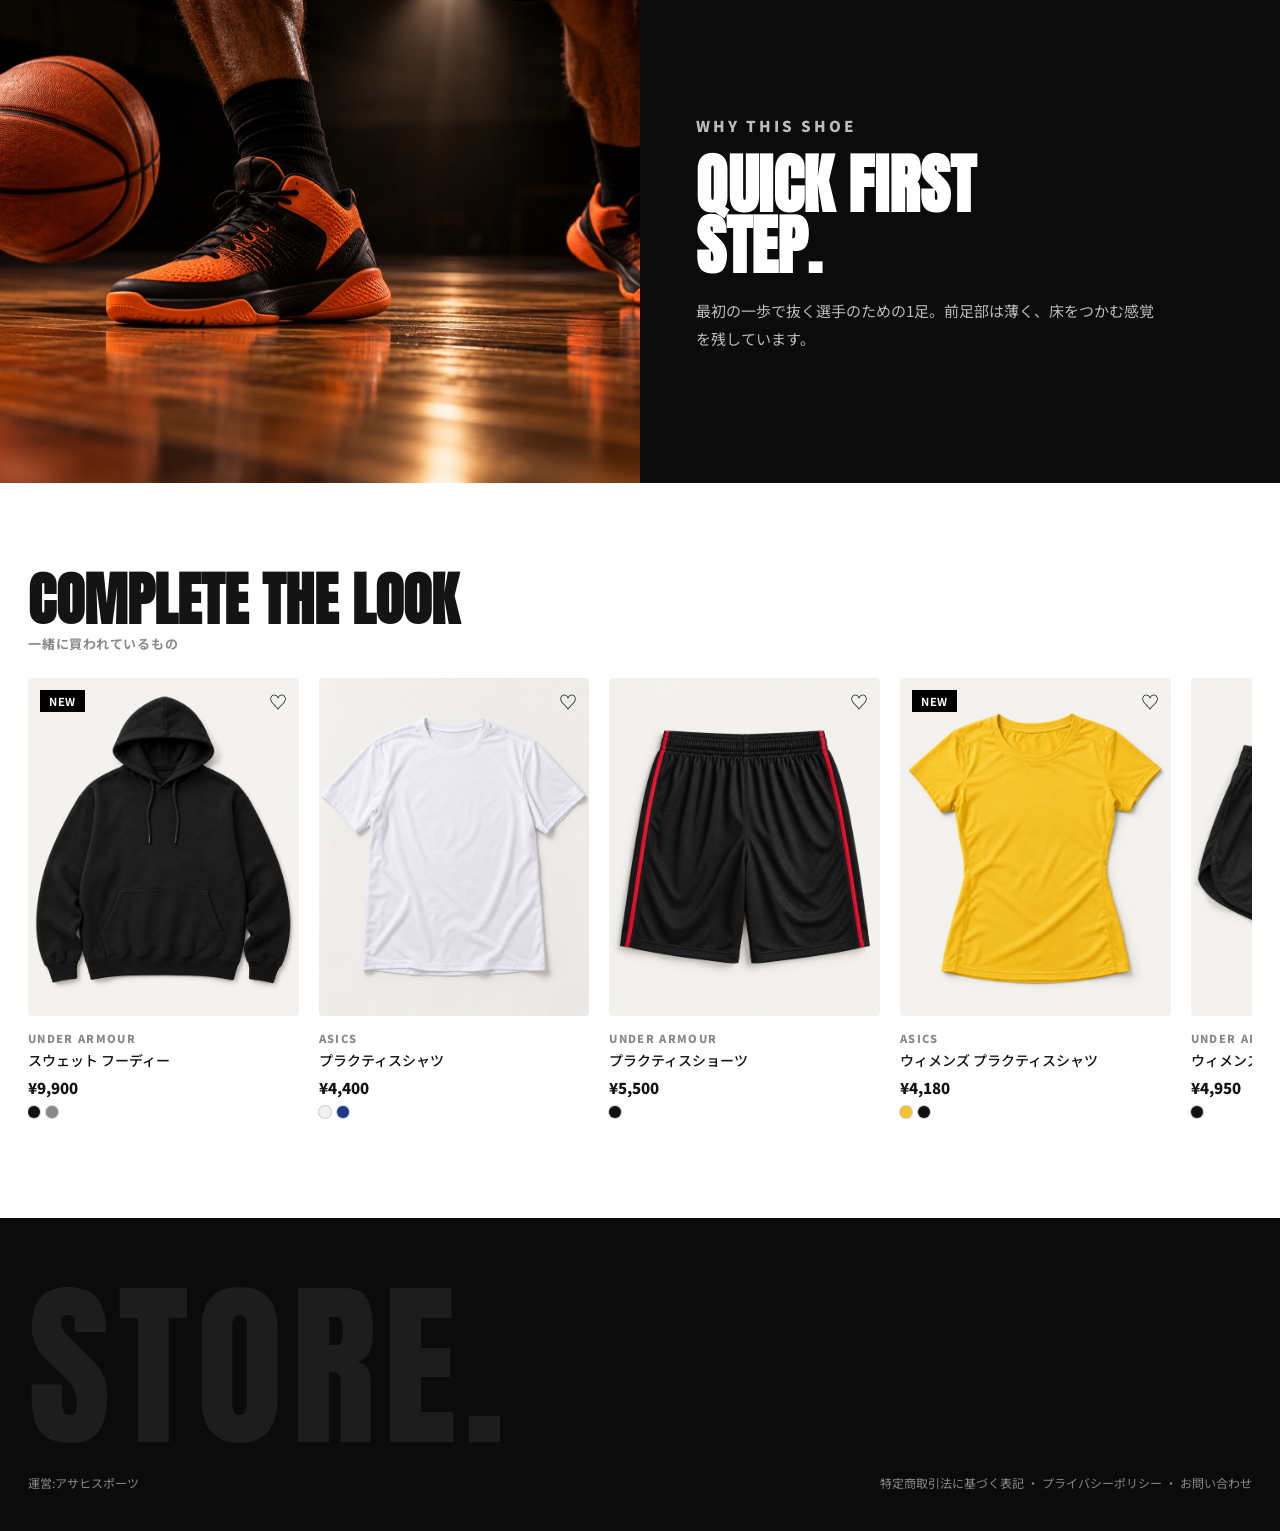
<file: product.html>
<!doctype html>
<html lang="ja">
<head>
<meta charset="utf-8">
<meta name="viewport" content="width=device-width,initial-scale=1">
<meta name="robots" content="noindex,nofollow">
<title>STORE. 商品ページ</title>
<link rel="preconnect" href="https://fonts.googleapis.com">
<link href="https://fonts.googleapis.com/css2?family=Anton&family=Noto+Sans+JP:wght@400;500;700;900&display=swap" rel="stylesheet">
<link rel="stylesheet" href="common.css">
<style>
.wrap{max-width:1440px;margin:auto;padding:20px 28px 0}
.bc{font-size:11px;color:var(--sub);letter-spacing:.06em;margin-bottom:20px}
.bc a:hover{color:var(--ink)}
.main{display:grid;grid-template-columns:1.35fr 1fr;gap:56px;align-items:start}
.gal{display:grid;grid-template-columns:1fr 1fr;gap:8px}
.gal figure{background:var(--off);aspect-ratio:4/5;overflow:hidden;border-radius:4px;position:relative}
.gal figure.w{grid-column:1/3;aspect-ratio:16/11}
.gal figure.w img{object-fit:contain}
.gal .badge{top:14px;left:14px;font-size:12px;padding:4px 10px}
.dots{display:none}
.info{position:sticky;top:96px;padding-bottom:40px}
.brand{font-size:12px;font-weight:900;letter-spacing:.16em;color:var(--sub)}
h1{font-size:24px;font-weight:700;line-height:1.45;margin:8px 0 14px}
.price{font-family:Anton;font-size:34px;letter-spacing:.02em}
.price small{font-family:"Noto Sans JP";font-size:12px;color:var(--sub);font-weight:500;margin-left:6px}
.tags{display:flex;flex-wrap:wrap;gap:6px;margin-top:14px}
.tags span{font-size:11px;font-weight:700;background:var(--off);padding:5px 10px;border-radius:999px}
.lbl{display:flex;justify-content:space-between;align-items:baseline;font-size:12px;font-weight:900;letter-spacing:.06em;margin:28px 0 10px}
.lbl em{font-style:normal;font-weight:500;color:var(--sub);letter-spacing:0}
.lbl a{font-weight:700;color:var(--ac);border-bottom:1px solid var(--ac)}
.colors{display:flex;gap:10px}
.colors button{width:44px;height:44px;border-radius:50%;border:3px solid #fff;box-shadow:0 0 0 1px var(--ln)}
.colors button.on{box-shadow:0 0 0 2px var(--ink)}
.sizes{display:grid;grid-template-columns:repeat(5,1fr);gap:6px}
.sizes button{border:1px solid var(--ln);background:#fff;height:48px;border-radius:4px;font-size:14px;font-weight:500;position:relative;transition:.15s}
.sizes button:hover{border-color:var(--ink)}
.sizes button.on{background:var(--ink);color:#fff;border-color:var(--ink);font-weight:700}
.sizes button.out{color:#c4c4c4;background:linear-gradient(to top right,transparent calc(50% - .5px),#ddd,transparent calc(50% + .5px));cursor:not-allowed}
.sizes button.few:after{content:"残1";position:absolute;top:-8px;right:-4px;background:var(--ac);color:#fff;font-size:10px;font-weight:700;padding:1px 5px;border-radius:3px}
.notify{font-size:12px;color:var(--sub);margin-top:8px}
.notify a{color:var(--ink);border-bottom:1px solid}
.fit{border:1px solid var(--ln);border-radius:4px;padding:16px 18px;margin-top:14px}
.fit h3{font-size:13px;font-weight:900;margin-bottom:4px}
.fit p{font-size:13px;color:#555;line-height:1.7}
.meter{margin-top:14px}
.meter .bar{height:4px;background:var(--ln);border-radius:2px;position:relative}
.meter .bar i{position:absolute;top:-5px;width:14px;height:14px;border-radius:50%;background:var(--ac)}
.meter .lb{display:flex;justify-content:space-between;font-size:11px;color:var(--sub);margin-top:8px}
.buy{display:flex;gap:8px;margin-top:24px}
.cart{flex:1;background:var(--ac);color:#fff;border:0;height:58px;border-radius:999px;font-size:15px;font-weight:900;letter-spacing:.06em;transition:.2s}
.cart:hover{background:#e04400}
.fav2{width:58px;height:58px;border-radius:50%;border:1px solid var(--ln);background:#fff;font-size:20px}
.pay{display:flex;justify-content:center;gap:14px;font-size:11px;color:var(--sub);margin-top:12px}
.perks{display:grid;grid-template-columns:repeat(3,1fr);gap:1px;background:var(--ln);border:1px solid var(--ln);border-radius:4px;overflow:hidden;margin-top:22px}
.perks div{background:#fff;padding:14px 10px;text-align:center;font-size:11px;color:#666;line-height:1.5}
.perks b{display:block;font-size:13px;color:var(--ink)}
.perks b.ac{color:var(--ac)}
details{border-bottom:1px solid var(--ln)}
details:first-of-type{border-top:1px solid var(--ln);margin-top:28px}
summary{list-style:none;display:flex;justify-content:space-between;padding:18px 0;font-size:14px;font-weight:700;cursor:pointer}
summary::-webkit-details-marker{display:none}
summary:after{content:"+";font-size:18px;font-weight:400}
details[open] summary:after{content:"−"}
.dt{font-size:13px;line-height:1.9;color:#444;padding-bottom:18px}
.spec{display:grid;grid-template-columns:110px 1fr;row-gap:8px;font-size:13px;padding-bottom:18px}
.spec dt{color:var(--sub)}
.story{background:var(--bk);color:#fff;margin-top:96px}
.story .in{max-width:1440px;margin:auto;display:grid;grid-template-columns:1fr 1fr;min-height:520px}
.story .tx{padding:72px 56px;display:flex;flex-direction:column;justify-content:center}
.kick{font-size:12px;font-weight:900;letter-spacing:.2em;color:var(--ac);margin-bottom:14px}
.story h2{font-family:Anton;font-size:clamp(40px,5vw,72px);line-height:.95;text-transform:uppercase}
.story p{font-size:15px;line-height:1.9;color:#bbb;margin-top:20px;max-width:460px}
.qform{display:grid;gap:10px;margin-top:22px}
.qform input,.qform select{border:1px solid var(--ln);border-radius:4px;padding:12px;font:inherit;font-size:14px}
.sticky{display:none}
@media(max-width:900px){
 .wrap{padding:12px 0 0}
 .bc{padding:0 16px;margin-bottom:12px}
 .main{grid-template-columns:1fr;gap:0}
 .gal{display:flex;overflow-x:auto;scroll-snap-type:x mandatory;gap:0;scrollbar-width:none}
 .gal figure,.gal figure.w{flex:0 0 100%;aspect-ratio:1;border-radius:0;scroll-snap-align:start}
 .dots{display:flex;justify-content:center;gap:6px;padding:12px 0 0}
 .dots i{width:6px;height:6px;border-radius:50%;background:#ccc;transition:.2s}
 .dots i.on{background:var(--ink);width:18px;border-radius:3px}
 .info{position:static;padding:20px 16px 0}
 h1{font-size:20px}
 .buy{display:none}
 .story{margin-top:56px}.story .in{grid-template-columns:1fr}.story .ph{height:300px}.story .tx{padding:40px 16px 48px}
 footer{padding-bottom:96px}
 .note{bottom:84px}
 .sticky{display:flex;position:fixed;left:0;right:0;bottom:0;z-index:30;background:#fff;border-top:1px solid var(--ln);padding:10px 16px;gap:12px;align-items:center}
 .sticky .pr{font-family:Anton;font-size:22px;line-height:1}
 .sticky .pr small{display:block;font-family:"Noto Sans JP";font-size:11px;color:var(--sub);margin-top:4px}
 .sticky .cart{height:50px}
}
</style>
</head>
<body>
<div id="hd"></div>
<div class="wrap">
 <p class="bc" id="bc"></p>
 <div class="main">
  <div><div class="gal" id="gal"></div><div class="dots" id="dots"></div></div>
  <div class="info" id="info"></div>
 </div>
</div>
<section class="story"><div class="in"><div class="ph"><img id="stimg" src="" alt=""></div><div class="tx" id="story"></div></div></section>
<section class="sec">
 <div class="sh"><h2>Complete The Look<small>一緒に買われているもの</small></h2></div>
 <div class="rail" id="rel"></div>
</section>
<div id="ft"></div>
<div class="sticky" id="sticky"></div>

<script src="site.js"></script>
<script>
chrome();
var x = byId(new URLSearchParams(location.search).get('id')) || P[0];
var team = x.cat === 'team';
var cat = CAT[x.cat];
document.title = 'STORE. ' + x.n;

/* カテゴリごとの説明文(ダミー) */
var STORY = {
  shoes: ['WHY THIS SHOE', 'Quick First<br>Step.', '最初の一歩で抜く選手のための1足。前足部は薄く、床をつかむ感覚を残しています。', 'hero.jpg'],
  wear: ['MADE TO MOVE', 'Built For<br>Practice.', '汗をかいてもまとわりつかない生地。洗濯を繰り返しても形が崩れにくい作りです。', 'wear_life.jpg'],
  supporter: ['STAY ON COURT', 'Protect<br>Your Game.', 'ねんざ・突き指で練習を休まないために。動きを邪魔しない薄さで、締め付けは調整できます。', 'men.jpg'],
  socks: ['FROM THE GROUND UP', 'Grip<br>Every Step.', 'バッシュの中で足が滑らないように、足裏にすべり止めとクッションを入れています。', 'women.jpg'],
  team: ['FOR TEAMS', 'One Team.<br>One Look.', 'デザインを選んで、人数・サイズ・番号を表に書くだけ。見積もりは無料で、10着から作れます。', 'team.jpg']
};
var DESC = {
  shoes: 'スピードで抜きたい選手向け。着地の衝撃をかかとで吸収します。体育館専用です(屋外で履くと底の減りが早くなります)。',
  wear: '練習でも移動でも使える定番。洗濯機で洗えます。',
  supporter: '練習中ずっと着けていても蒸れにくい素材。左右どちらにも使えます。',
  socks: 'つま先とかかとを補強して、穴があきにくくしています。',
  team: 'チームカラーを2色まで選べます。番号・名前の書体は5種類から。納期は注文確定から約3週間(仮)。'
};

document.getElementById('bc').innerHTML = '<a href="index.html">ホーム</a> ／ <a href="list.html?c=' + x.cat + '">' + cat.ja + '</a> ／ ' + x.n;

/* 写真: 商品写真 + カテゴリの雰囲気写真 */
/* 写真: 商品 → 雰囲気 → 同じカテゴリの他の商品(重複なし) */
var pics = [x.img, STORY[x.cat][3]];
P.forEach(function (y) { if (y.cat === x.cat && pics.indexOf(y.img) < 0) pics.push(y.img); });
pics = pics.slice(0, 5);
document.getElementById('gal').innerHTML = pics.map(function (id, i) {
  return '<figure' + (i === 0 ? ' class="w"' : '') + '><img src="' + U(id, i === 0 ? 1600 : 900) + '" alt="">' + (i === 0 && x.t ? '<span class="badge">' + x.t + '</span>' : '') + '</figure>';
}).join('');
document.getElementById('dots').innerHTML = pics.map(function (_, i) { return '<i' + (i === 0 ? ' class="on"' : '') + '></i>'; }).join('');

/* 右側 */
var h = '<p class="brand">' + x.b + '</p><h1>' + x.n + '</h1><p class="price">' + yen(x.p) + (team ? '〜<small>1着あたり・税込</small>' : '<small>税込</small>') + '</p>';
h += '<div class="tags">' + x.tags.map(function (t) { return '<span>' + t + '</span>'; }).join('') + '</div>';
if (!team) {
  h += '<p class="lbl">カラー<em id="cn">' + x.c[0][0] + '</em></p><div class="colors">' + x.c.map(function (c, i) {
    return '<button' + (i === 0 ? ' class="on"' : '') + ' data-n="' + c[0] + '" style="background:' + c[1] + '"></button>';
  }).join('') + '</div>';
  h += '<p class="lbl">サイズ<a href="#size">サイズの選び方</a></p><div class="sizes" id="sz">' + SZ[x.sz].map(function (s) {
    var k = x.out.indexOf(s) > -1 ? ' class="out"' : x.few.indexOf(s) > -1 ? ' class="few"' : '';
    return '<button' + k + '>' + s + '</button>';
  }).join('') + '</div>';
  if (x.out.length) h += '<p class="notify">在庫がないサイズは <a href="#">入荷したらお知らせ</a></p>';
  h += '<div class="fit" id="size"><h3>サイズ感</h3><p>' + x.fit + '</p>' +
    (x.w ? '<div class="meter"><div class="bar"><i style="left:' + x.w + '%"></i></div><div class="lb"><span>細め</span><span>ふつう</span><span>広め</span></div></div>' : '') + '</div>';
  h += '<div class="buy"><button class="cart" data-cart>サイズを選んでください</button><button class="fav2">♡</button></div>';
  h += '<p class="pay"><span>クレジットカード</span><span>PayPay</span><span>Apple Pay</span><span>(Square決済)</span></p>';
  h += '<div class="perks"><div><b class="ac">今日発送</b>15時までのご注文</div><div><b>サイズ交換無料</b>未使用・○日以内</div><div><b>正規取扱店</b>メーカー直仕入れ</div></div>';
} else {
  h += '<div class="qform"><select><option>人数を選ぶ</option><option>10〜14人</option><option>15〜19人</option><option>20人以上</option></select>' +
    '<input placeholder="チーム名"><input placeholder="希望の色(例:紺×オレンジ)"></div>';
  h += '<div class="buy" style="display:flex"><button class="cart" id="quote">見積もりを相談する(無料)</button></div>';
  h += '<p class="pay"><span>見積もり確定後に Square で支払い</span></p>';
}
h += '<details open><summary>' + (team ? 'できること' : 'この商品が向いている人') + '</summary><p class="dt">' + DESC[x.cat] + '</p></details>';
h += '<details><summary>スペック</summary><dl class="spec"><dt>ブランド</dt><dd>' + x.b + '</dd><dt>カテゴリ</dt><dd>' + cat.ja + '</dd><dt>品番</dt><dd>XXX-' + x.id.toUpperCase() + '(仮)</dd><dt>素材</dt><dd>○○○(仮)</dd></dl></details>';
h += '<details><summary>送料・お届け・交換</summary><p class="dt">¥8,800以上で送料無料(仮)。発送の翌日〜2日でお届けします。サイズが合わない場合は、未使用・到着から○日以内なら交換無料です。</p></details>';
document.getElementById('info').innerHTML = h;

/* 下の説明ブロック */
var st = STORY[x.cat];
document.getElementById('stimg').src = U(st[3], 1400);
document.getElementById('story').innerHTML = '<p class="kick">' + st[0] + '</p><h2>' + st[1] + '</h2><p>' + st[2] + '</p>';

/* 一緒に買われているもの: 別カテゴリ優先 */
var rel = P.filter(function (y) { return y.id !== x.id && y.cat !== 'team' && (y.g === x.g || y.g === 'unisex' || x.g === 'unisex'); });
rel.sort(function (a, b) { return (a.cat === x.cat) - (b.cat === x.cat); });
document.getElementById('rel').innerHTML = rel.slice(0, 6).map(card).join('');

document.getElementById('sticky').innerHTML = team
  ? '<div class="pr">' + yen(x.p) + '〜<small>1着あたり</small></div><button class="cart" onclick="document.getElementById(\'quote\').scrollIntoView({behavior:\'smooth\',block:\'center\'})">見積もりを相談する</button>'
  : '<div class="pr">' + yen(x.p) + '<small id="ss">サイズ未選択</small></div><button class="cart" data-cart>サイズを選んでください</button>';

/* 動き */
var size = null, n = 0;
document.querySelectorAll('#sz button').forEach(function (b) {
  b.onclick = function () {
    if (b.classList.contains('out')) return;
    document.querySelectorAll('#sz button').forEach(function (y) { y.classList.remove('on'); });
    b.classList.add('on'); size = b.textContent;
    var ss = document.getElementById('ss'); if (ss) ss.textContent = size;
    document.querySelectorAll('[data-cart]').forEach(function (c) { c.textContent = 'カートに入れる'; });
  };
});
document.querySelectorAll('[data-cart]').forEach(function (c) {
  c.onclick = function () {
    if (!size) { document.getElementById('sz').scrollIntoView({ behavior: 'smooth', block: 'center' }); return; }
    n++; document.getElementById('cc').textContent = 'カート ' + n;
    c.textContent = 'カートに追加しました ✓'; setTimeout(function () { c.textContent = 'カートに入れる'; }, 1600);
  };
});
var q = document.getElementById('quote');
if (q) q.onclick = function () { q.textContent = '受け付けました(サンプルのため送信されません)'; };
document.querySelectorAll('.colors button').forEach(function (b) {
  b.onclick = function () {
    document.querySelectorAll('.colors button').forEach(function (y) { y.classList.remove('on'); });
    b.classList.add('on'); document.getElementById('cn').textContent = b.dataset.n;
  };
});
var g = document.getElementById('gal'), d = document.querySelectorAll('#dots i');
g.addEventListener('scroll', function () {
  var i = Math.round(g.scrollLeft / g.clientWidth);
  d.forEach(function (y, k) { y.classList.toggle('on', k === i); });
});
reveal();
</script>
</body>
</html>
</file>
<file: common.css>
:root{--bk:#0b0b0b;--ink:#141414;--off:#f5f4f0;--sub:#8a8a8a;--ac:#ff4d00;--ln:#e6e6e6;--dln:rgba(255,255,255,.14)}
*{box-sizing:border-box;margin:0;padding:0}
body{font-family:"Noto Sans JP",sans-serif;color:var(--ink);background:#fff;-webkit-font-smoothing:antialiased}
a{color:inherit;text-decoration:none}
img{display:block;width:100%;height:100%;object-fit:cover}
button{font:inherit;cursor:pointer}

.ann{background:var(--bk);color:#cfcfcf;font-size:11px;letter-spacing:.08em;text-align:center;padding:8px 16px;border-bottom:1px solid var(--dln)}
header{position:sticky;top:0;z-index:20;background:rgba(11,11,11,.92);backdrop-filter:blur(10px);color:#fff}
.hd{max-width:1440px;margin:auto;display:grid;grid-template-columns:1fr auto 1fr;align-items:center;padding:16px 28px}
.hd nav{display:flex;gap:22px;font-size:12px;font-weight:700;letter-spacing:.08em}
.hd nav a:hover{color:var(--ac)}
.logo{font-family:Anton,sans-serif;font-size:26px;letter-spacing:.14em}
.logo i{color:var(--ac);font-style:normal}
.ic{display:flex;justify-content:flex-end;gap:22px;font-size:12px;font-weight:700}
.menu{display:none;cursor:pointer}

.sec{max-width:1440px;margin:auto;padding:88px 28px}
.sh{display:flex;justify-content:space-between;align-items:flex-end;margin-bottom:28px;gap:16px}
.sh h2{font-family:Anton,sans-serif;font-size:clamp(32px,4.5vw,60px);line-height:1;text-transform:uppercase}
.sh h2 small{display:block;font-family:"Noto Sans JP",sans-serif;font-size:13px;font-weight:700;color:var(--sub);letter-spacing:.06em;margin-top:8px;text-transform:none}
.more{font-size:12px;font-weight:900;letter-spacing:.08em;border-bottom:2px solid currentColor;padding-bottom:2px;white-space:nowrap}
.cta{display:inline-flex;align-items:center;gap:10px;background:#fff;color:#000;font-weight:900;font-size:13px;letter-spacing:.08em;padding:16px 28px;border-radius:999px;white-space:nowrap;border:0}
.cta:after{content:"→"}
.cta.ac{background:var(--ac);color:#fff}

/* 商品カード */
.grid{display:grid;grid-template-columns:repeat(4,1fr);gap:36px 20px}
.rail{display:grid;grid-auto-flow:column;grid-auto-columns:calc((100% - 60px)/4.3);gap:20px;overflow-x:auto;scroll-snap-type:x mandatory;padding-bottom:12px;scrollbar-width:none}
.rail .p{scroll-snap-align:start}
.pi{position:relative;aspect-ratio:4/5;background:var(--off);border-radius:4px;overflow:hidden}
.pi img{transition:transform .5s}
.p:hover .pi img{transform:scale(1.04)}
.badge{position:absolute;top:12px;left:12px;background:#000;color:#fff;font-size:11px;font-weight:700;letter-spacing:.06em;padding:3px 9px}
.badge.hot{background:var(--ac)}
.fav{position:absolute;top:10px;right:12px;font-size:18px;color:#000}
.pb{font-size:11px;font-weight:900;letter-spacing:.12em;color:var(--sub);margin-top:14px}
.pn{font-size:14px;font-weight:500;margin-top:4px;line-height:1.5}
.pp{font-size:15px;font-weight:900;margin-top:6px}
.pp small{font-size:11px;font-weight:500;color:var(--sub)}
.sw{display:flex;gap:6px;margin-top:8px}
.sw i{width:12px;height:12px;border-radius:50%;box-shadow:0 0 0 1px #ccc}

/* スクロールで出す(1種類だけ) */
.rv{opacity:0;transform:translateY(24px);transition:opacity .7s ease,transform .7s cubic-bezier(.2,.7,.2,1)}
.rv.in{opacity:1;transform:none}
@media (prefers-reduced-motion:reduce){.rv{opacity:1;transform:none;transition:none}}

footer{background:var(--bk);color:#888;padding:72px 28px 40px}
.fl{font-family:Anton,sans-serif;font-size:clamp(64px,14vw,200px);color:#1d1d1d;line-height:.85;letter-spacing:.04em}
.fi{display:flex;justify-content:space-between;flex-wrap:wrap;gap:16px;font-size:12px;margin-top:32px}
.note{position:fixed;left:12px;bottom:12px;z-index:50;background:#fff8d6;border:1px solid #d4b200;font-size:11px;padding:6px 10px;border-radius:4px;max-width:300px}

@media(max-width:900px){
 .hd{grid-template-columns:auto 1fr auto;padding:14px 16px}
 .hd nav{display:none}.menu{display:block;font-size:20px}
 .nav-open .hd nav{display:flex;flex-direction:column;position:absolute;top:100%;left:0;right:0;background:var(--bk);padding:8px 16px 20px;gap:0}
 .nav-open .hd nav a{padding:14px 0;border-bottom:1px solid var(--dln);font-size:14px}
 .logo{font-size:22px;text-align:center}
 .ic span.t{display:none}
 .sec{padding:56px 16px}
 .grid{grid-template-columns:repeat(2,1fr);gap:28px 12px}
 .rail{grid-auto-columns:62%;gap:12px}
 footer{padding:48px 16px 32px}
}

/* 画像の元サイズでグリッドが横にはみ出さないように */
.gn,.cat,.br,.p,.pi{min-width:0}
</file>
